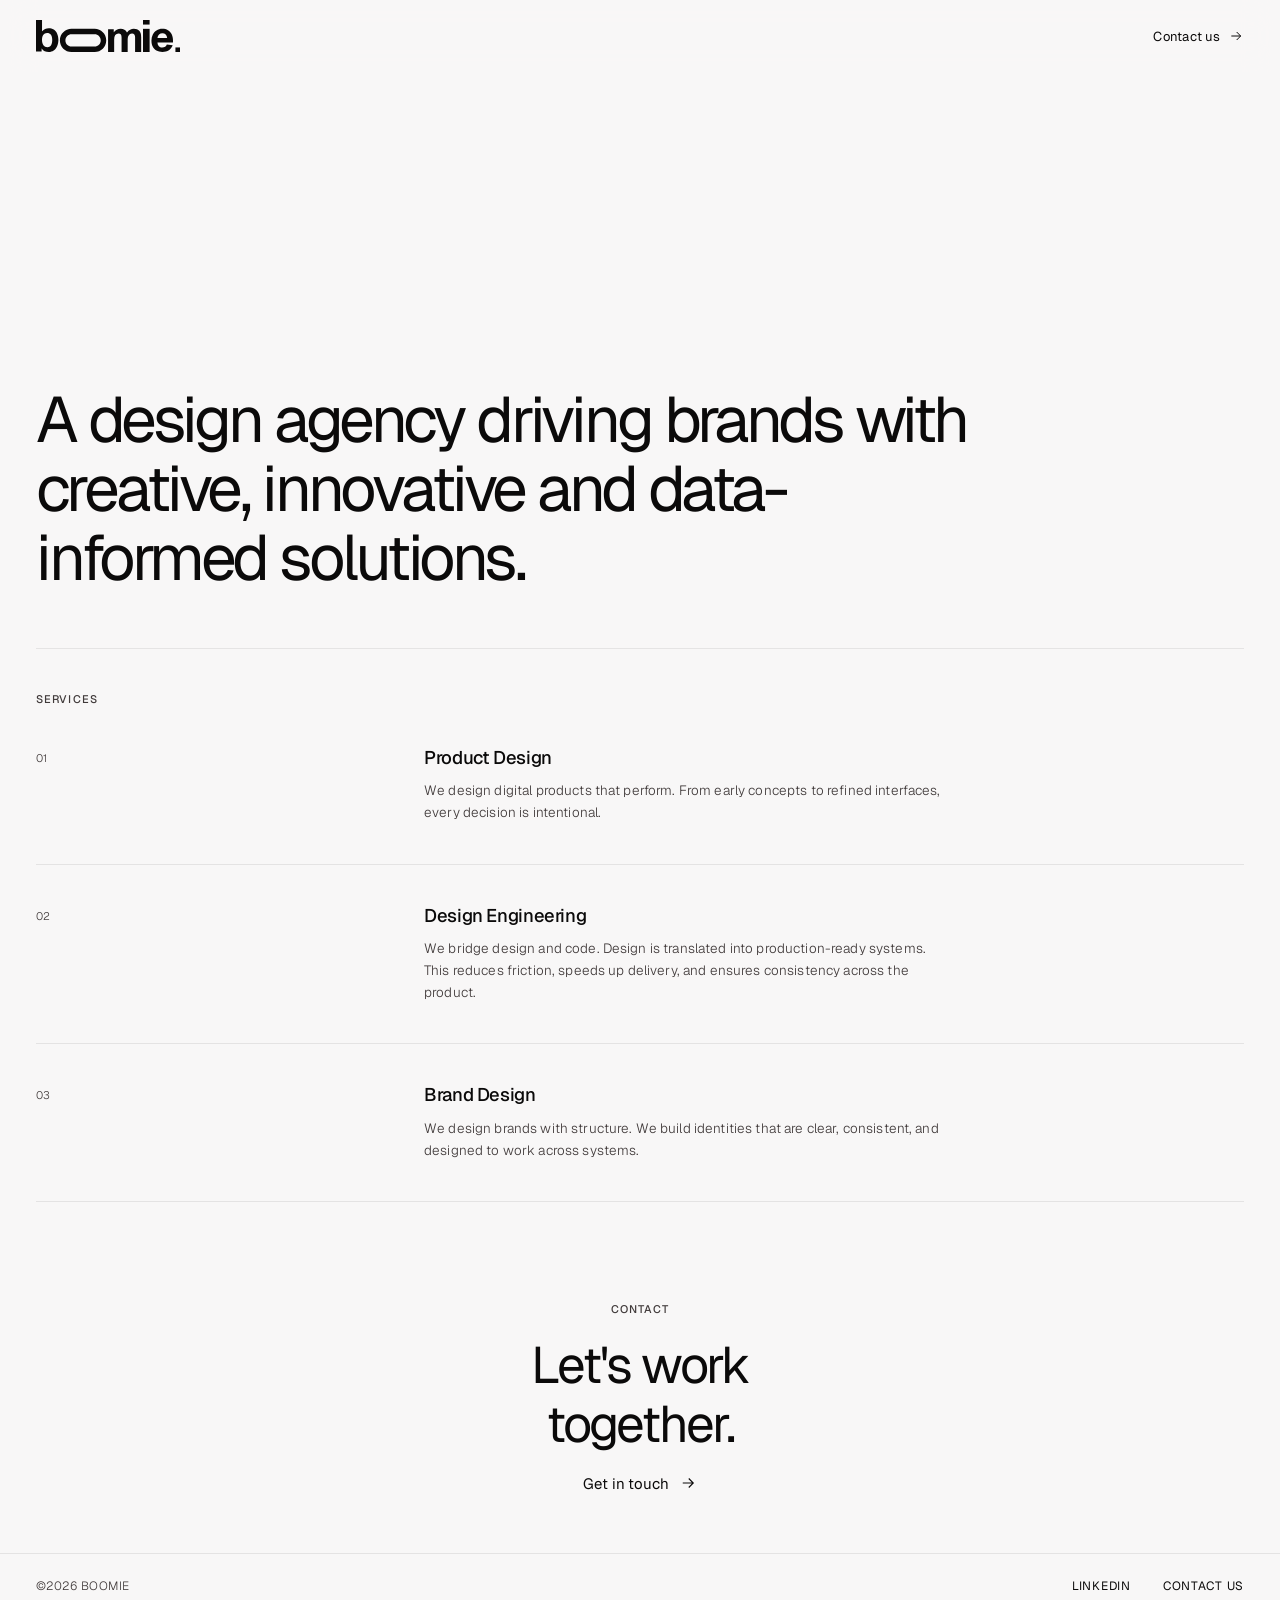
<file: index.html>
<!DOCTYPE html>
<html lang="en">
<head>
  <meta charset="UTF-8" />
  <meta name="viewport" content="width=device-width, initial-scale=1.0" />
  <title>BOOMIE</title>
  <link rel="preconnect" href="https://fonts.googleapis.com" />
  <link rel="preconnect" href="https://fonts.gstatic.com" crossorigin />
  <link href="https://fonts.googleapis.com/css2?family=Geist:wght@100..900&display=swap" rel="stylesheet" />
  <link rel="stylesheet" href="style.css" />
</head>
<body>

  <header class="header" id="header">
    <div class="header__brand">
<svg width="144" height="32" viewBox="0 0 144 32" fill="none" xmlns="http://www.w3.org/2000/svg">
<path d="M6.11669 11.2461C7.89089 9.20009 10.0943 8.17706 12.727 8.17706C14.6014 8.17706 16.2683 8.64922 17.7277 9.59356C19.2014 10.5236 20.3461 11.8685 21.1616 13.6284C21.9915 15.3883 22.4064 17.463 22.4064 19.8524C22.4064 22.2991 21.9843 24.4453 21.1402 26.2911C20.3103 28.1225 19.1656 29.5318 17.7062 30.5191C16.2468 31.5064 14.6085 32 12.7914 32C11.2032 32 9.84394 31.7281 8.71361 31.1844C7.59758 30.6407 6.59601 29.7322 5.70892 28.4587H5.62307V31.4634H0V0H6.03085V11.2461H6.11669ZM11.0959 12.9846C10.0943 12.9846 9.20724 13.2421 8.4346 13.7572C7.66196 14.2723 7.06103 15.0306 6.63178 16.0322C6.20254 17.0194 5.98792 18.207 5.98792 19.5949C5.98792 22.0845 6.46009 23.9732 7.40442 25.2609C8.34875 26.5486 9.65794 27.1925 11.332 27.1925C12.3192 27.1925 13.1777 26.9206 13.9074 26.3769C14.6515 25.8332 15.2238 25.032 15.6244 23.9732C16.025 22.9144 16.2253 21.6409 16.2253 20.1529C16.2253 17.8493 15.7889 16.0823 14.9162 14.8518C14.0434 13.607 12.7699 12.9846 11.0959 12.9846Z" fill="#0B0A0A"/>
<path d="M97.8251 8.82739C100.224 8.82739 102.045 9.5037 103.288 10.8563C104.546 12.1947 105.174 14.3233 105.174 17.2421V31.9998H99.0825V17.3489C99.0825 16.0959 98.8296 15.1277 98.3238 14.4443C97.8179 13.7609 97.0447 13.4192 96.0041 13.4192C95.137 13.4192 94.3782 13.6683 93.7279 14.1667C93.0775 14.6507 92.5717 15.3555 92.2103 16.281C91.849 17.2065 91.6684 18.317 91.6684 19.6127V31.9998H85.5767V17.6692C85.5767 16.3308 85.3526 15.2915 84.9046 14.5511C84.4566 13.7965 83.6834 13.4192 82.585 13.4192C79.6367 13.4192 78.1625 15.4837 78.1625 19.6127V31.9998H72.0708V9.33996H77.7506V12.2232H77.794C78.6756 11.0841 79.6728 10.237 80.7857 9.68167C81.8985 9.11215 83.1992 8.82739 84.6878 8.82739C87.5783 8.82739 89.6812 10.0163 90.9963 12.394C91.9647 11.1838 93.0125 10.2868 94.1398 9.70303C95.2815 9.11927 96.51 8.82739 97.8251 8.82739Z" fill="#0B0A0A"/>
<path d="M126.119 27.5114C127.358 27.5114 128.374 27.2331 129.167 26.6764C129.974 26.1058 130.531 25.3543 130.837 24.4218L136.683 25.3403C135.903 27.4975 134.637 29.1467 132.883 30.288C131.13 31.4292 128.979 31.9998 126.432 31.9998C124.039 31.9998 122.021 31.5266 120.378 30.5802C118.736 29.6338 117.504 28.3047 116.683 26.5929C115.862 24.8671 115.452 22.8491 115.452 20.5389C115.452 18.4095 115.876 16.4541 116.725 14.6727C117.588 12.8913 118.841 11.4717 120.483 10.414C122.125 9.35625 124.08 8.82739 126.349 8.82739C128.506 8.82739 130.378 9.28667 131.965 10.2052C133.565 11.1098 134.804 12.4459 135.681 14.2134C136.557 15.967 136.996 18.0894 136.996 20.5806V22.3759H121.422C121.561 24.0182 122.042 25.2847 122.863 26.1754C123.684 27.0661 124.769 27.5114 126.119 27.5114ZM121.443 18.0964H131.15C131.011 16.5515 130.524 15.3686 129.689 14.5474C128.854 13.7263 127.748 13.3157 126.37 13.3157C125.062 13.3157 123.955 13.7402 123.051 14.5892C122.146 15.4242 121.61 16.5933 121.443 18.0964Z" fill="#0B0A0A"/>
<path d="M58.6556 26.4826V31.9998H35.4832V26.4826H58.6556ZM64.7245 20.4136C64.7245 17.0618 62.0074 14.3446 58.6556 14.3446H35.4832C32.1314 14.3446 29.4142 17.0618 29.4142 20.4136C29.4142 23.7654 32.1314 26.4826 35.4832 26.4826V31.9998C29.0843 31.9998 23.897 26.8125 23.897 20.4136C23.897 14.0147 29.0843 8.82739 35.4832 8.82739H58.6556C65.0545 8.82739 70.2418 14.0147 70.2418 20.4136C70.2418 26.8125 65.0545 31.9998 58.6556 31.9998V26.4826C62.0074 26.4826 64.7245 23.7654 64.7245 20.4136Z" fill="#0B0A0A"/>
<path d="M139.428 27.4285V31.9999H144V27.4285H139.428Z" fill="#0B0A0A"/>
<path d="M107.003 32V8.82759H113.623V32H107.003Z" fill="#0B0A0A"/>
<path d="M106.971 0V4.57143H113.6V0H106.971Z" fill="#0B0A0A"/>
</svg>
    </div>
    <a class="header__cta" href="mailto:hello@boomieagency.com">
      <span>Contact us</span>
      <svg class="header__arrow" viewBox="0 0 24 24" fill="none" stroke="currentColor">
        <path d="M5 12h14M13 6l6 6-6 6"/>
      </svg>
    </a>
  </header>

  <main class="hero" id="hero">
    <div class="hero__content">
      <p class="hero__headline">
        <span class="hero__line hero__line--bold">A design agency driving brands with creative, innovative and data-informed solutions.</span>
      </p>
    </div>
  </main>

  <section class="services">
    <div class="services__header">
      <span class="services__title">Services</span>
    </div>
    <div class="services__list">
      <div class="service">
        <span class="service__number">01</span>
        <div class="service__body">
          <h3 class="service__name">Product Design</h3>
          <p class="service__desc">We design digital products that perform. From early concepts to refined interfaces, every decision is intentional.</p>
        </div>
      </div>
      <div class="service">
        <span class="service__number">02</span>
        <div class="service__body">
          <h3 class="service__name">Design Engineering</h3>
          <p class="service__desc">We bridge design and code. Design is translated into production-ready systems. This reduces friction, speeds up delivery, and ensures consistency across the product.</p>
        </div>
      </div>
      <div class="service">
        <span class="service__number">03</span>
        <div class="service__body">
          <h3 class="service__name">Brand Design</h3>
          <p class="service__desc">We design brands with structure. We build identities that are clear, consistent, and designed to work across systems.</p>
        </div>
      </div>
    </div>
  </section>

  <section class="contact" id="contact">
    <p class="contact__label">Contact</p>
    <h2 class="contact__heading">Let's work<br>together.</h2>
    <a class="contact__cta" href="mailto:hello@boomieagency.com">
      <span>Get in touch</span>
      <svg class="contact__arrow" viewBox="0 0 24 24" fill="none" stroke="currentColor">
        <path d="M5 12h14M13 6l6 6-6 6"/>
      </svg>
    </a>
  </section>

  <footer class="footer">
    <span class="footer__copy">©2026 BOOMIE</span>
    <nav class="footer__nav">
      <a href="https://www.linkedin.com/company/boomie-agency/" class="footer__link">LinkedIn</a>
      <a href="mailto:hello@boomieagency.com" class="footer__link">Contact Us</a>
    </nav>
  </footer>
  <script src="main.js"></script>
</body>
</html>
</file>
<file: style.css>
*, *::before, *::after { box-sizing: border-box; margin: 0; padding: 0; }

:root {
  --color-bg: #F8F7F7;
  --color-text: #0B0A0A;
  --color-muted: #403A3A;
  --color-link: #0B0A0A;
  --color-link-hover: #403A3A;
  --color-divider: rgba(0,0,0,0.08);
  --font: 'Geist', sans-serif;
  --ease-out: cubic-bezier(0.22, 1, 0.36, 1);
}

html { scroll-behavior: smooth; }

body {
  background: var(--color-bg);
  color: var(--color-text);
  font-family: var(--font);
  font-size: 14px;
  letter-spacing: 0.01em;
  min-height: 100vh;
  -webkit-font-smoothing: antialiased;
}

/* ── Header ── */
.header {
  position: fixed;
  top: 0;
  left: 0;
  right: 0;
  z-index: 100;
  padding: 20px 36px;
  display: flex;
  justify-content: space-between;
  align-items: center;
  background: rgba(248, 247, 247, 0.86);
  backdrop-filter: blur(16px) saturate(180%);
  -webkit-backdrop-filter: blur(16px) saturate(180%);
  opacity: 0;
  transform: translateY(-8px);
  animation: fadeUp 0.7s var(--ease-out) 0.1s forwards;
  transition: background 0.3s ease, box-shadow 0.3s ease;
}

.header.scrolled { background: rgba(248, 247, 247, 0.96); }
.header__brand { display: flex; align-items: center; gap: 10px; }
.header__cta {
  display: inline-flex;
  align-items: center;
  gap: 8px;
  color: var(--color-link);
  text-decoration: none;
  font-weight: 400;
  font-size: 13px;
  letter-spacing: 0.02em;
  position: relative;
  transition: gap 0.3s var(--ease-out), color 0.2s;
}
.header__cta::after {
  content: '';
  position: absolute;
  bottom: -2px;
  left: 0;
  width: 0;
  height: 1px;
  background: var(--color-text);
  transition: width 0.35s var(--ease-out);
}
.header__cta:hover::after { width: 100%; }
.header__cta:hover { gap: 14px; color: var(--color-link-hover); }
.header__cta:hover .header__arrow { transform: translateX(4px); }
.header__arrow { width: 16px; height: 16px; stroke-width: 1.5; transition: transform 0.3s var(--ease-out); }

/* ── Hero ── */
.hero {
  min-height: 72vh;
  display: flex;
  align-items: flex-end;
  justify-content: flex-start;
  padding: 0 36px 56px;
  text-align: left;
}

.hero__content {
  width: 100%;
  max-width: 980px;
}

.hero__headline {
  max-width: 980px;
  font-family: var(--font);
  font-size: clamp(2.6rem, 5vw, 5rem);
  line-height: 1.08;
  letter-spacing: -0.055em;
  opacity: 0;
  transform: translateY(20px);
  will-change: opacity, transform;
}
.hero__headline.visible { animation: fadeUp 0.9s var(--ease-out) forwards; }
.hero__line { display: inline; }
.hero__line--muted { color: var(--color-muted); }
.hero__line--bold { color: var(--color-text); }

/* ── Services ── */
.services { padding: 0 36px 100px; }
.services__header {
  padding: 40px 0 0;
  border-top: 1px solid var(--color-divider);
  margin-bottom: 0;
}
.services__title {
  font-size: 11px;
  font-weight: 500;
  letter-spacing: 0.1em;
  text-transform: uppercase;
  color: var(--color-muted);
}
.services__list { display: flex; flex-direction: column; }
.service {
  display: grid;
  grid-template-columns: 2fr 5fr;
  gap: 0 60px;
  padding: 40px 0;
  border-bottom: 1px solid var(--color-divider);
  opacity: 0;
  transform: translateY(16px);
  transition: opacity 0.7s var(--ease-out), transform 0.7s var(--ease-out);
}
.service.visible { opacity: 1; transform: translateY(0); }
.service__number { font-size: 11px; color: var(--color-muted); font-weight: 300; letter-spacing: 0.04em; padding-top: 4px; }
.service__name { font-size: 1.15rem; font-weight: 500; letter-spacing: -0.02em; color: var(--color-text); margin-bottom: 10px; line-height: 1.2; }
.service__desc { font-size: 13.5px; font-weight: 300; color: var(--color-muted); line-height: 1.65; max-width: 520px; }

/* ── Contact Section ── */
.contact {
  padding: 0 36px 60px;
  display: flex;
  flex-direction: column;
  align-items: center;
  text-align: center;
  gap: 20px;
  opacity: 0;
  transform: translateY(20px);
  transition: opacity 0.8s var(--ease-out), transform 0.8s var(--ease-out);
}
.contact.visible { opacity: 1; transform: translateY(0); }
.contact__label {
  font-size: 11px;
  font-weight: 500;
  letter-spacing: 0.1em;
  text-transform: uppercase;
  color: var(--color-muted);
}
.contact__heading {
  font-size: clamp(2rem, 4vw, 3.2rem);
  font-weight: 400;
  letter-spacing: -0.04em;
  line-height: 1.15;
  color: var(--color-text);
}
.contact__cta {
  display: inline-flex;
  align-items: center;
  gap: 10px;
  color: var(--color-link);
  text-decoration: none;
  font-weight: 400;
  font-size: 15px;
  letter-spacing: -0.01em;
  position: relative;
  transition: gap 0.3s var(--ease-out), color 0.2s;
  align-self: center;
}
.contact__cta::after {
  content: '';
  position: absolute;
  bottom: -2px;
  left: 0;
  width: 0;
  height: 1px;
  background: var(--color-text);
  transition: width 0.35s var(--ease-out);
}
.contact__cta:hover::after { width: 100%; }
.contact__cta:hover { gap: 16px; color: var(--color-link-hover); }
.contact__cta:hover .contact__arrow { transform: translateX(4px); }
.contact__arrow { width: 18px; height: 18px; stroke-width: 1.5; transition: transform 0.3s var(--ease-out); }

/* ── Footer ── */
.footer {
  display: flex;
  justify-content: space-between;
  align-items: center;
  padding: 24px 36px;
  border-top: 1px solid var(--color-divider);
  opacity: 0;
  animation: fadeUp 0.7s var(--ease-out) 1.2s forwards;
}
.footer__copy { font-size: 12px; color: var(--color-muted); font-weight: 300; letter-spacing: 0.04em; }
.footer__nav { display: flex; gap: 32px; }
.footer__link {
  font-size: 12px;
  font-weight: 400;
  letter-spacing: 0.06em;
  text-transform: uppercase;
  color: var(--color-text);
  text-decoration: none;
  position: relative;
  transition: color 0.2s;
}
.footer__link::after {
  content: '';
  position: absolute;
  bottom: -2px;
  left: 0;
  width: 0;
  height: 1px;
  background: var(--color-text);
  transition: width 0.3s var(--ease-out);
}
.footer__link:hover::after { width: 100%; }
.footer__link:hover { color: var(--color-link-hover); }

@keyframes fadeUp { to { opacity: 1; transform: translateY(0); } }

@media (max-width: 700px) {
  .header { padding: 16px 24px; }
  .header__brand svg { width: 120px; height: auto; }
  .hero {
    min-height: 70vh;
    padding: 0 24px 40px;
    align-items: flex-end;
    justify-content: flex-start;
  }
  .hero__content { max-width: 100%; }
  .hero__headline {
    font-size: clamp(2.4rem, 11vw, 4rem);
    line-height: 1.04;
    letter-spacing: -0.06em;
  }
  .services { padding: 0 24px 72px; }
  .service { grid-template-columns: 1fr; gap: 8px; }
  .contact { padding: 0 24px 60px; }
  .footer { padding: 20px 24px; flex-direction: column; gap: 16px; align-items: flex-start; }
}
</file>
